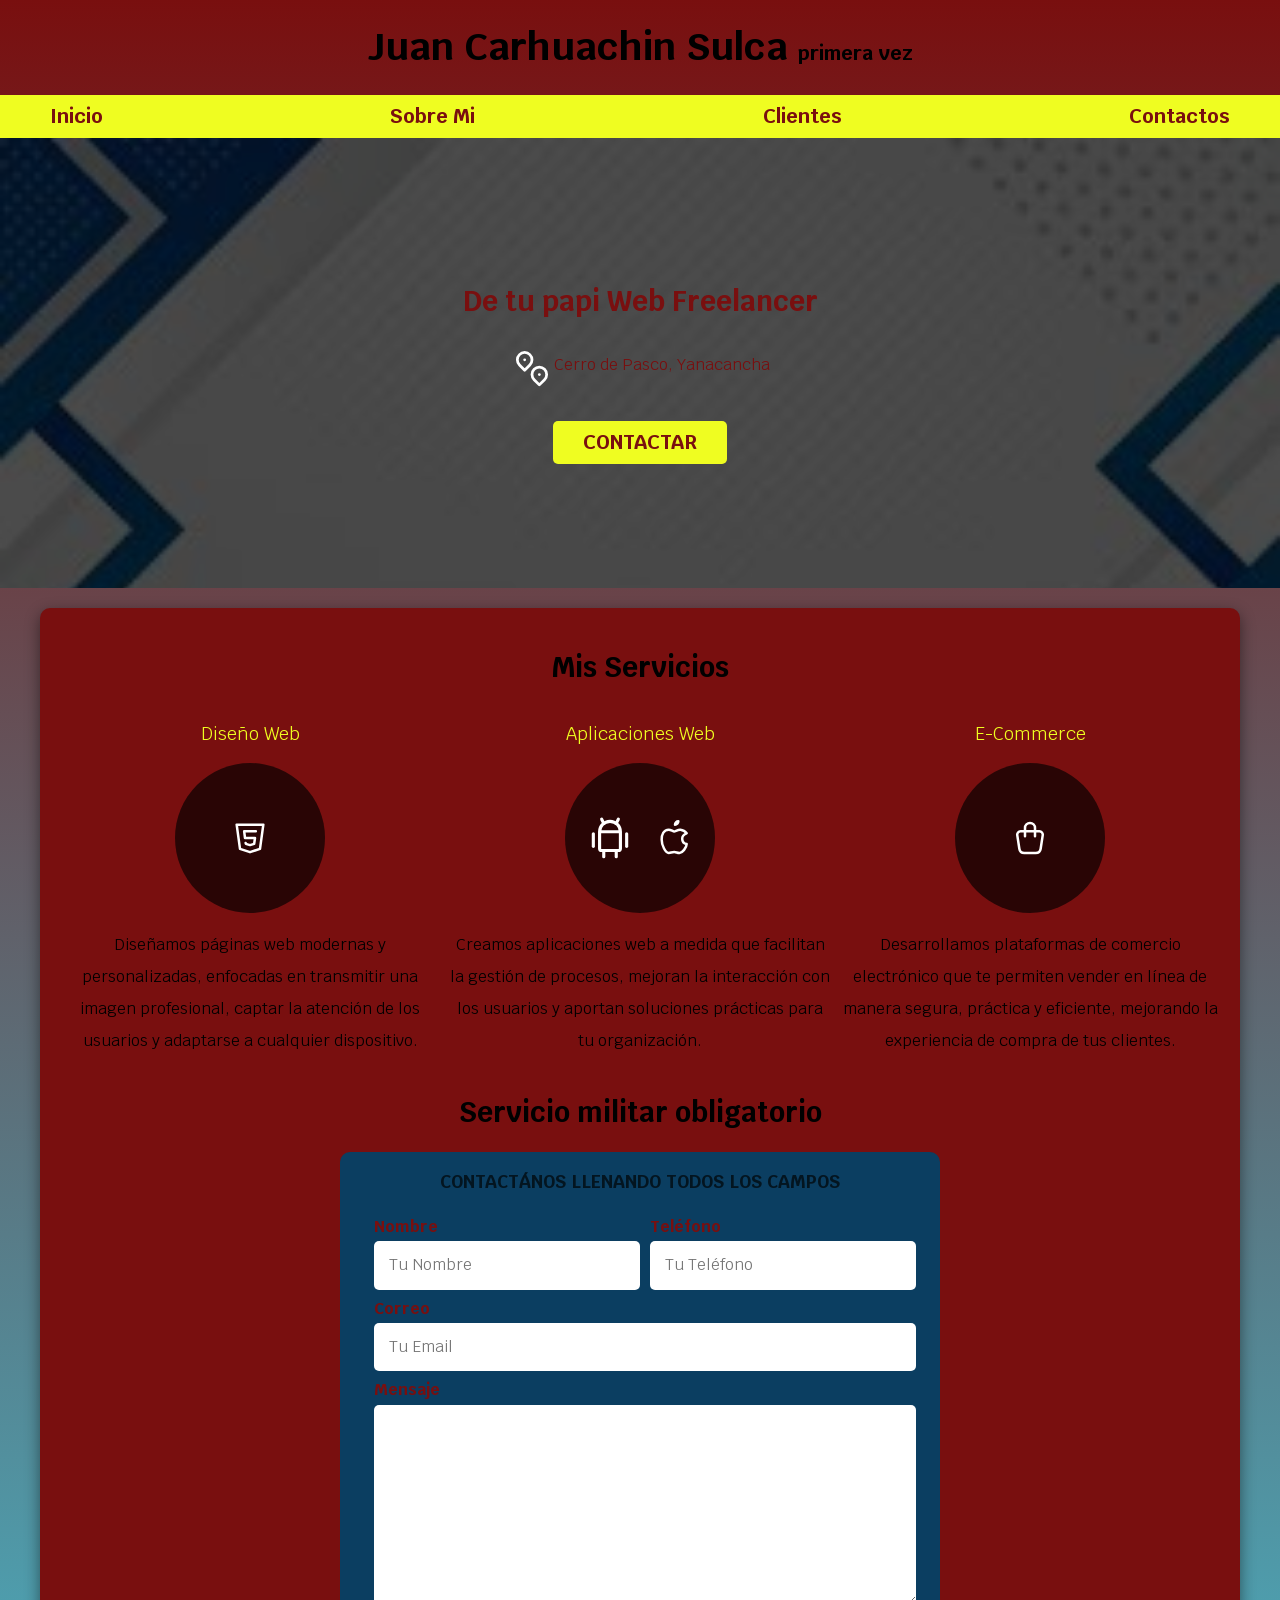
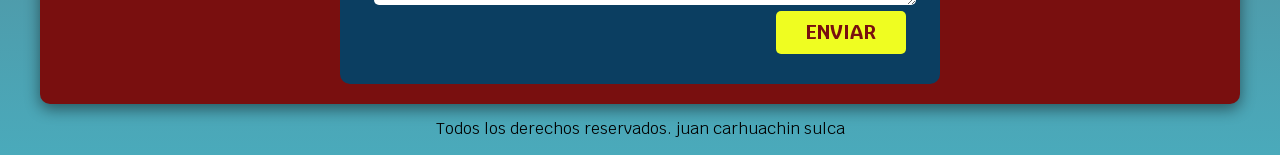
<file: index.html>
<!DOCTYPE html>
<html lang="en">
<head>
    <meta charset="UTF-8">
    <meta name="viewport" content="width=device-width, initial-scale=1.0">
    <title>Diseñador Freelancer</title>
    <link rel="preload" href="css/normalize.css" as="style">
    <link rel="stylesheet" href="css/normalize.css">
    <link href="https://fonts.googleapis.com/css2?family=Krub:wght@400;700&display=swap" rel="stylesheet">
    <link rel="preload" href="css/styles.css" as="style">
    <link href="css/styles.css" rel="stylesheet">
</head>
<body>
    <header>
        <h1 class="titulo">Juan Carhuachin Sulca <span>primera vez</span></h1>
    </header>

    <div class="nav-bg">
        <nav class="navegacion-principal contenedor">
            <a href="inicios.html">Inicio</a>
            <a href="Sobre Mi.html">Sobre Mi</a>
            <a href="Clientes.html">Clientes</a>
            <a href="Contactos.html">Contactos</a>
        </nav>
    </div>
    
    <section class="hero">
        <div class="contenido-hero">
            <h2>De tu papi Web <span> Freelancer</span></h2> 
            <div class="ubicacion">
                <svg xmlns="http://www.w3.org/2000/svg" width="44" height="44" viewBox="0 0 24 24" fill="none" stroke="#ffffff" stroke-width="1.5" stroke-linecap="round" stroke-linejoin="round" class="icon icon-tabler icons-tabler-outline icon-tabler-map-pins"><path stroke="none" d="M0 0h24v24H0z" fill="none"/><path d="M10.828 9.828a4 4 0 1 0 -5.656 0l2.828 2.829l2.828 -2.829" />
                    <path d="M8 7l0 .01" />
                    <path d="M18.828 17.828a4 4 0 1 0 -5.656 0l2.828 2.829l2.828 -2.829" />
                    <path d="M16 15l0 .01" />
                </svg>
                <p>Cerro de Pasco, Yanacancha</p>
            </div>
            <a class="boton" href="#">Contactar</a>
        </div> <!-- .contenido-hero --> 
    </section>
    
    <main class="contenedor sombra">
        <h2>Mis Servicios</h2>

        <div class="servicios">
            <section class="servicio">
                <h3>Diseño Web</h3>
                <div class="iconos">
                    <svg xmlns="http://www.w3.org/2000/svg" width="40" height="40" viewBox="0 0 24 24" fill="none" stroke="#ffffff" stroke-width="1.5" stroke-linecap="round" stroke-linejoin="round" class="icon icon-tabler icons-tabler-outline icon-tabler-brand-html5">
                        <path stroke="none" d="M0 0h24v24H0z" fill="none"/>
                        <path d="M20 4l-2 14.5l-6 2l-6 -2l-2 -14.5l16 0" />
                        <path d="M15.5 8h-7l.5 4h6l-.5 3.5l-2.5 .75l-2.5 -.75l-.1 -.5" />
                    </svg>
                </div>
                <p>Diseñamos páginas web modernas y personalizadas, enfocadas en transmitir una imagen profesional, captar la atención de los usuarios y adaptarse a cualquier dispositivo.</p>
            </section>
        
            <section class="servicio">
                <h3>Aplicaciones Web</h3>
                <div class="iconos">
                    <svg xmlns="http://www.w3.org/2000/svg" width="50" height="50" viewBox="0 0 24 24" fill="none" stroke="#ffffff" stroke-width="1.5" stroke-linecap="round" stroke-linejoin="round" class="icon icon-tabler icons-tabler-outline icon-tabler-brand-android"><path stroke="none" d="M0 0h24v24H0z" fill="none"/><path d="M4 10l0 6" /><path d="M20 10l0 6" /><path d="M7 9h10v8a1 1 0 0 1 -1 1h-8a1 1 0 0 1 -1 -1v-8a5 5 0 0 1 10 0" />
                        <path d="M8 3l1 2" />
                        <path d="M16 3l-1 2" />
                        <path d="M9 18l0 3" />
                        <path d="M15 18l0 3" />
                    </svg>
                    <svg xmlns="http://www.w3.org/2000/svg" width="40" height="40" viewBox="0 0 24 24" fill="none" stroke="#ffffff" stroke-width="1.5" stroke-linecap="round" stroke-linejoin="round" class="icon icon-tabler icons-tabler-outline icon-tabler-brand-apple">
                        <path stroke="none" d="M0 0h24v24H0z" fill="none"/>
                        <path d="M8.286 7.008c-3.216 0 -4.286 3.23 -4.286 5.92c0 3.229 2.143 8.072 4.286 8.072c1.165 -.05 1.799 -.538 3.214 -.538c1.406 0 1.607 .538 3.214 .538s4.286 -3.229 4.286 -5.381c-.03 -.011 -2.649 -.434 -2.679 -3.23c-.02 -2.335 2.589 -3.179 2.679 -3.228c-1.096 -1.606 -3.162 -2.113 -3.75 -2.153c-1.535 -.12 -3.032 1.077 -3.75 1.077c-.729 0 -2.036 -1.077 -3.214 -1.077" />
                        <path d="M12 4a2 2 0 0 0 2 -2a2 2 0 0 0 -2 2" />
                    </svg>
                    
                </div>
                <p>Creamos aplicaciones web a medida que facilitan la gestión de procesos, mejoran la interacción con los usuarios y aportan soluciones prácticas para tu organización.</p>
            </section>

            <section class="servicio">
                <h3>E-Commerce</h3>
                <div class="iconos">
                    <svg xmlns="http://www.w3.org/2000/svg" width="40" height="40" viewBox="0 0 24 24" fill="none" stroke="#ffffff" stroke-width="1.5" stroke-linecap="round" stroke-linejoin="round" class="icon icon-tabler icons-tabler-outline icon-tabler-shopping-bag"><path stroke="none" d="M0 0h24v24H0z" fill="none"/>
                        <path d="M6.331 8h11.339a2 2 0 0 1 1.977 2.304l-1.255 8.152a3 3 0 0 1 -2.966 2.544h-6.852a3 3 0 0 1 -2.965 -2.544l-1.255 -8.152a2 2 0 0 1 1.977 -2.304" />
                        <path d="M9 11v-5a3 3 0 0 1 6 0v5" />
                    </svg>
                </div>
                <p>Desarrollamos plataformas de comercio electrónico que te permiten vender en línea de manera segura, práctica y eficiente, mejorando la experiencia de compra de tus clientes.</p>
            </section>
        </div> <!--.servicios-->
    
        <section>
            <h2>Servicio militar obligatorio</h2>

            <form class="formulario">
                <fieldset>
                    <legend>Contactános llenando todos los campos</legend>

                    <div class="contenedor-campos">
                        <div class="campo">
                            <label>Nombre</label>
                            <input class="input-text" type="text" placeholder="Tu Nombre">
                        </div>

                        <div class="campo">
                        <label>Teléfono</label>
                        <input class="input-text" type="tel" inputmode="numeric" pattern="[0-9]*" placeholder="Tu Teléfono" oninput="this.value = this.value.replace(/[^0-9]/g, '')">
                        </div>

                        <div class="campo">
                            <label>Correo</label>
                            <input class="input-text" type="email" placeholder="Tu Email">
                        </div>
                
                        <div class="campo">
                            <label>Mensaje</label>
                            <textarea class="input-text"></textarea>
                        </div>
                    </div> <!-- .contenedor-campos -->

                    <div class="alinear-derecha flex">
                        <input class="boton w-sm-100" type="submit" value="Enviar">
                    </div>
                </fieldset>
            </form>
        </section>

    </main>
    
    <footer class="footer">
        <p>Todos los derechos reservados. juan carhuachin sulca</p>
    </footer>



</body>
</html>
</file>
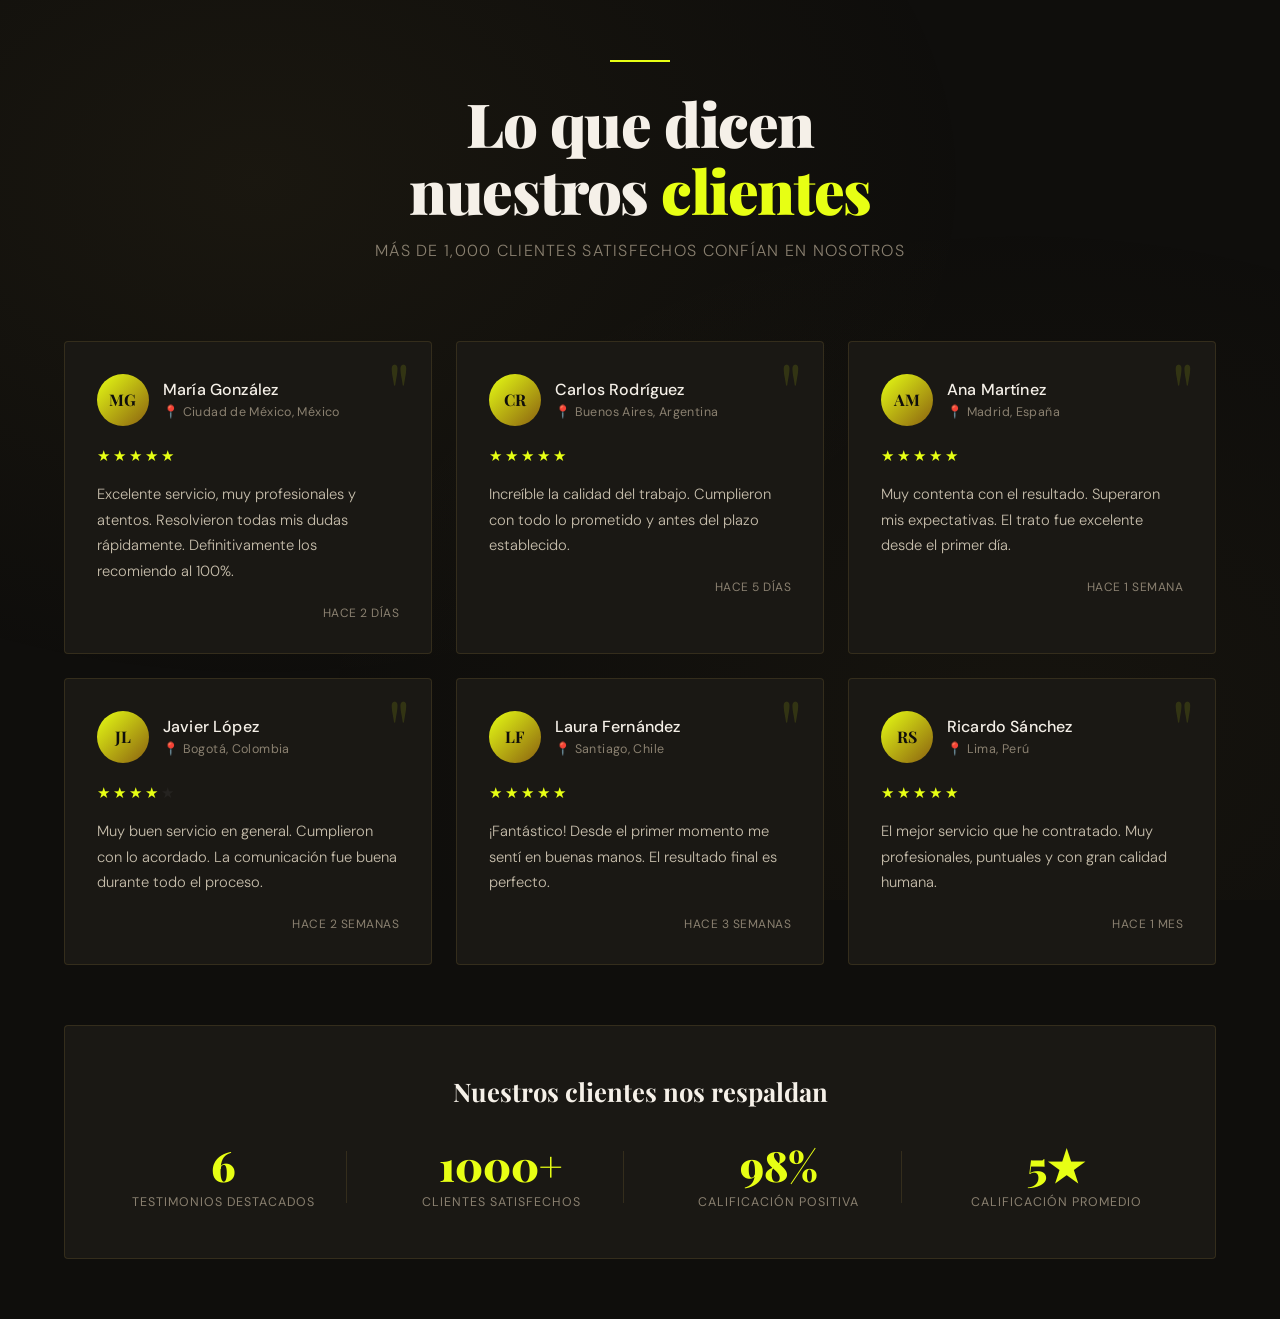
<file: Clientes.html>
<!DOCTYPE html>
<html lang="es">
<head>
    <meta charset="UTF-8">
    <meta name="viewport" content="width=device-width, initial-scale=1.0">
    <title>Testimonios de Clientes</title>
    <link href="https://fonts.googleapis.com/css2?family=Playfair+Display:wght@400;700;900&family=DM+Sans:wght@300;400;500&display=swap" rel="stylesheet">
    <link rel="stylesheet" href="css/clientes.css">
</head>
<body>
    <div class="container">
        <div class="header">
            <h1>Lo que dicen<br>nuestros <span>clientes</span></h1>
            <p>Más de 1,000 clientes satisfechos confían en nosotros</p>
        </div>

        <div class="testimonios-grid">
            <!-- Testimonio 1 -->
            <div class="testimonio-card">
                <div class="quote-icon">"</div>
                <div class="cliente-info">
                    <div class="avatar">MG</div>
                    <div>
                        <div class="cliente-nombre">María González</div>
                        <div class="cliente-ubicacion">📍 Ciudad de México, México</div>
                    </div>
                </div>
                <div class="rating">
                    <span class="star">★</span><span class="star">★</span><span class="star">★</span><span class="star">★</span><span class="star">★</span>
                </div>
                <div class="comentario">
                    Excelente servicio, muy profesionales y atentos. Resolvieron todas mis dudas rápidamente. Definitivamente los recomiendo al 100%.
                </div>
                <div class="fecha">Hace 2 días</div>
            </div>

            <!-- Testimonio 2 -->
            <div class="testimonio-card">
                <div class="quote-icon">"</div>
                <div class="cliente-info">
                    <div class="avatar">CR</div>
                    <div>
                        <div class="cliente-nombre">Carlos Rodríguez</div>
                        <div class="cliente-ubicacion">📍 Buenos Aires, Argentina</div>
                    </div>
                </div>
                <div class="rating">
                    <span class="star">★</span><span class="star">★</span><span class="star">★</span><span class="star">★</span><span class="star">★</span>
                </div>
                <div class="comentario">
                    Increíble la calidad del trabajo. Cumplieron con todo lo prometido y antes del plazo establecido.
                </div>
                <div class="fecha">Hace 5 días</div>
            </div>

            <!-- Testimonio 3 -->
            <div class="testimonio-card">
                <div class="quote-icon">"</div>
                <div class="cliente-info">
                    <div class="avatar">AM</div>
                    <div>
                        <div class="cliente-nombre">Ana Martínez</div>
                        <div class="cliente-ubicacion">📍 Madrid, España</div>
                    </div>
                </div>
                <div class="rating">
                    <span class="star">★</span><span class="star">★</span><span class="star">★</span><span class="star">★</span><span class="star">★</span>
                </div>
                <div class="comentario">
                    Muy contenta con el resultado. Superaron mis expectativas. El trato fue excelente desde el primer día.
                </div>
                <div class="fecha">Hace 1 semana</div>
            </div>

            <!-- Testimonio 4 -->
            <div class="testimonio-card">
                <div class="quote-icon">"</div>
                <div class="cliente-info">
                    <div class="avatar">JL</div>
                    <div>
                        <div class="cliente-nombre">Javier López</div>
                        <div class="cliente-ubicacion">📍 Bogotá, Colombia</div>
                    </div>
                </div>
                <div class="rating">
                    <span class="star">★</span><span class="star">★</span><span class="star">★</span><span class="star">★</span><span class="star-empty">★</span>
                </div>
                <div class="comentario">
                    Muy buen servicio en general. Cumplieron con lo acordado. La comunicación fue buena durante todo el proceso.
                </div>
                <div class="fecha">Hace 2 semanas</div>
            </div>

            <!-- Testimonio 5 -->
            <div class="testimonio-card">
                <div class="quote-icon">"</div>
                <div class="cliente-info">
                    <div class="avatar">LF</div>
                    <div>
                        <div class="cliente-nombre">Laura Fernández</div>
                        <div class="cliente-ubicacion">📍 Santiago, Chile</div>
                    </div>
                </div>
                <div class="rating">
                    <span class="star">★</span><span class="star">★</span><span class="star">★</span><span class="star">★</span><span class="star">★</span>
                </div>
                <div class="comentario">
                    ¡Fantástico! Desde el primer momento me sentí en buenas manos. El resultado final es perfecto.
                </div>
                <div class="fecha">Hace 3 semanas</div>
            </div>

            <!-- Testimonio 6 -->
            <div class="testimonio-card">
                <div class="quote-icon">"</div>
                <div class="cliente-info">
                    <div class="avatar">RS</div>
                    <div>
                        <div class="cliente-nombre">Ricardo Sánchez</div>
                        <div class="cliente-ubicacion">📍 Lima, Perú</div>
                    </div>
                </div>
                <div class="rating">
                    <span class="star">★</span><span class="star">★</span><span class="star">★</span><span class="star">★</span><span class="star">★</span>
                </div>
                <div class="comentario">
                    El mejor servicio que he contratado. Muy profesionales, puntuales y con gran calidad humana.
                </div>
                <div class="fecha">Hace 1 mes</div>
            </div>
        </div>

        <div class="estadisticas">
            <h3>Nuestros clientes nos respaldan</h3>
            <div class="stats-grid">
                <div class="stat-item">
                    <div class="stat-number">6</div>
                    <div class="stat-label">Testimonios destacados</div>
                </div>
                <div class="stat-item">
                    <div class="stat-number">1000+</div>
                    <div class="stat-label">Clientes satisfechos</div>
                </div>
                <div class="stat-item">
                    <div class="stat-number">98%</div>
                    <div class="stat-label">Calificación positiva</div>
                </div>
                <div class="stat-item">
                    <div class="stat-number">5★</div>
                    <div class="stat-label">Calificación promedio</div>
                </div>
            </div>
        </div>
    </div>
</body>
</html>
</file>
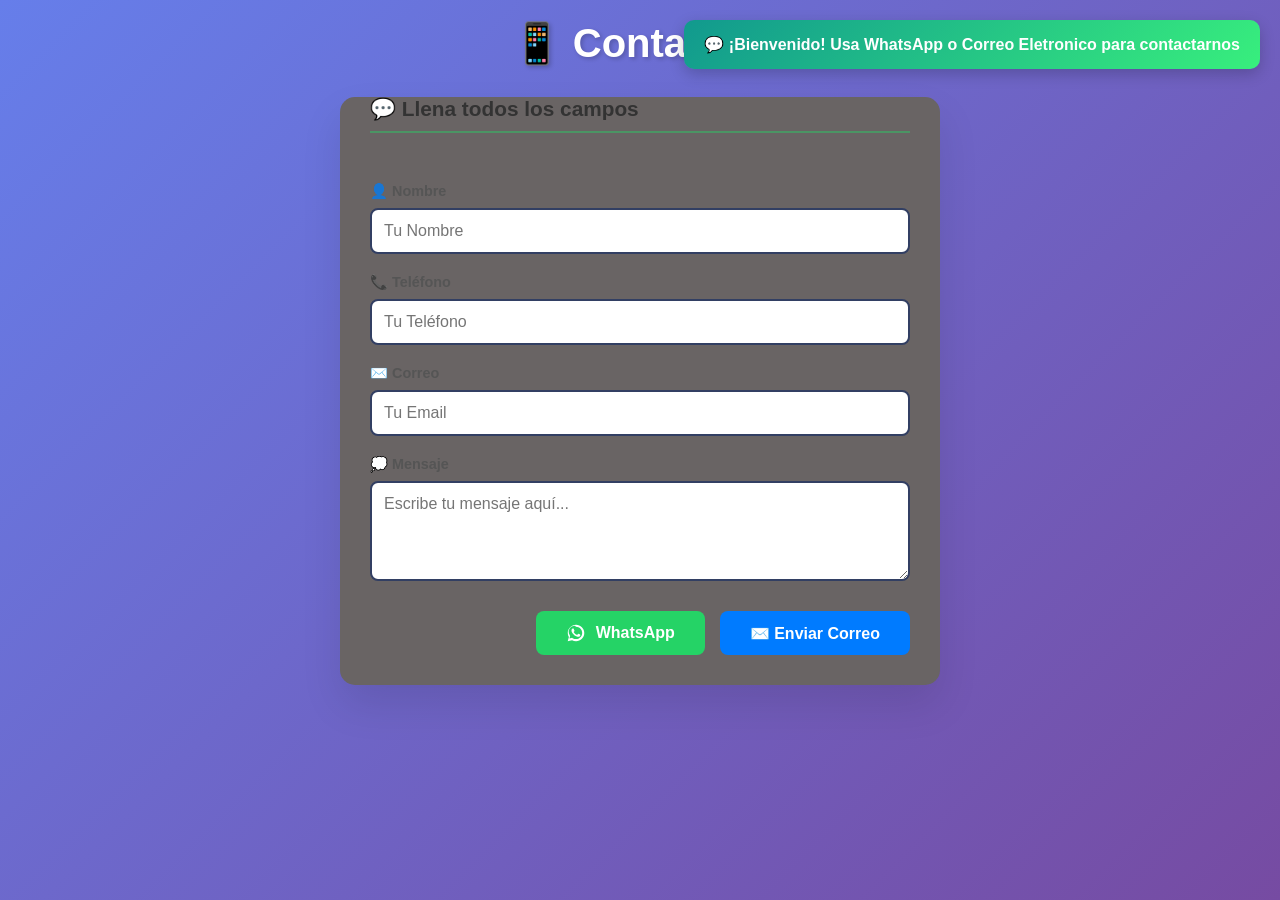
<file: Contactos.html>
<!DOCTYPE html>
<html lang="en">
<head>
    <meta charset="UTF-8">
    <meta name="viewport" content="width=device-width, initial-scale=1.0">
    <title>Formulario de Contacto con WhatsApp</title>
    <style>
        /* Estilos básicos para mejor apariencia */
        * {
            margin: 0;
            padding: 0;
            box-sizing: border-box;
        }

        body {
            font-family: Arial, sans-serif;
            background: linear-gradient(135deg, #667eea 0%, #764ba2 100%);
            min-height: 100vh;
            padding: 20px;
        }

        h1 {
            text-align: center;
            color: white;
            margin-bottom: 30px;
            font-size: 2.5em;
            text-shadow: 2px 2px 4px rgba(0,0,0,0.2);
        }

        .formulario {
            max-width: 600px;
            margin: 0 auto;
            background-color: rgb(105, 100, 100);
            border-radius: 15px;
            box-shadow: 0 20px 40px rgba(0,0,0,0.1);
            overflow: hidden;
            animation: fadeIn 0.5s ease-out;
        }

        @keyframes fadeIn {
            from {
                opacity: 0;
                transform: translateY(20px);
            }
            to {
                opacity: 1;
                transform: translateY(0);
            }
        }

        fieldset {
            border: none;
            padding: 30px;
        }

        legend {
            font-size: 1.3em;
            font-weight: bold;
            color: #333;
            margin-bottom: 20px;
            padding-bottom: 10px;
            border-bottom: 2px solid #25d36570;
            width: 100%;
        }

        .contenedor-campos {
            display: flex;
            flex-direction: column;
            gap: 20px;
            margin-bottom: 30px;
        }

        .campo {
            display: flex;
            flex-direction: column;
            gap: 8px;
        }

        .campo label {
            font-weight: bold;
            color: #555;
            font-size: 0.9em;
        }

        .input-text {
            padding: 12px;
            border: 2px solid #323f63;
            border-radius: 8px;
            font-size: 1em;
            transition: all 0.3s;
        }

        .input-text:focus {
            outline: none;
            border-color: #25D366;
            box-shadow: 0 0 8px rgba(37, 211, 102, 0.3);
        }

        textarea.input-text {
            resize: vertical;
            min-height: 100px;
            font-family: inherit;
        }

        .botones-container {
            display: flex;
            gap: 15px;
            justify-content: flex-end;
            flex-wrap: wrap;
        }

        .boton {
            padding: 12px 30px;
            border: none;
            border-radius: 8px;
            font-size: 1em;
            cursor: pointer;
            transition: all 0.3s;
            font-weight: bold;
            display: inline-flex;
            align-items: center;
            gap: 10px;
        }

        .boton-enviar {
            background-color: #007bff;
            color: white;
        }

        .boton-enviar:hover {
            background-color: #0056b3;
            transform: translateY(-2px);
            box-shadow: 0 5px 15px rgba(0,123,255,0.3);
        }

        .boton-whatsapp {
            background-color: #25D366;
            color: white;
        }

        .boton-whatsapp:hover {
            background-color: #128C7E;
            transform: translateY(-2px);
            box-shadow: 0 5px 15px rgba(37,211,102,0.3);
        }

        .w-sm-100 {
            width: auto;
        }

        /* Responsive */
        @media (max-width: 768px) {
            .formulario {
                margin: 0 10px;
            }
            
            fieldset {
                padding: 20px;
            }

            .botones-container {
                flex-direction: column;
            }
            
            .boton {
                width: 100%;
                justify-content: center;
            }
            
            .w-sm-100 {
                width: 100%;
            }
        }

        /* Mensaje flotante */
        .mensaje-flotante {
            position: fixed;
            top: 20px;
            right: 20px;
            padding: 15px 20px;
            border-radius: 10px;
            color: white;
            font-weight: bold;
            z-index: 1000;
            animation: slideIn 0.3s ease-out;
            display: flex;
            align-items: center;
            gap: 10px;
            box-shadow: 0 5px 15px rgba(0,0,0,0.2);
        }

        .mensaje-exito {
            background: linear-gradient(135deg, #11998e, #38ef7d);
        }

        .mensaje-error {
            background: linear-gradient(135deg, #eb3349, #f45c43);
        }

        .mensaje-whatsapp {
            background: linear-gradient(135deg, #128C7E, #25D366);
        }

        @keyframes slideIn {
            from {
                transform: translateX(100%);
                opacity: 0;
            }
            to {
                transform: translateX(0);
                opacity: 1;
            }
        }

        
        .whatsapp-icon {
            display: inline-block;
            width: 20px;
            height: 20px;
            background-image: url("data:image/svg+xml,%3Csvg xmlns='http://www.w3.org/2000/svg' viewBox='0 0 24 24' fill='white'%3E%3Cpath d='M12.04 2c-5.46 0-9.91 4.45-9.91 9.91 0 1.75.46 3.45 1.32 4.95L2.05 22l5.25-1.38c1.45.79 3.08 1.21 4.74 1.21 5.46 0 9.91-4.45 9.91-9.91 0-5.45-4.45-9.9-9.91-9.9zm-.04 2.5c4.1 0 7.41 3.32 7.41 7.41 0 4.1-3.32 7.41-7.41 7.41-1.43 0-2.81-.41-4.01-1.17l-.71-.42-3.12.82.83-3.04-.45-.73c-.85-1.25-1.3-2.69-1.3-4.17 0-4.09 3.32-7.41 7.41-7.41z'/%3E%3Cpath d='M16.8 13.79c-.26-.13-1.55-.76-1.79-.85-.24-.09-.42-.13-.6.13-.18.26-.71.85-.87 1.02-.16.18-.32.2-.59.07-.26-.13-1.11-.41-2.12-1.31-.78-.7-1.31-1.56-1.46-1.82-.16-.26-.02-.4.12-.53.12-.12.27-.31.41-.47.14-.16.18-.27.27-.45.09-.18.05-.34-.03-.48-.07-.13-.6-1.44-.82-1.97-.21-.52-.43-.45-.59-.46-.15-.01-.33-.01-.5-.01-.18 0-.46.07-.7.32-.24.26-.92.9-.92 2.19 0 1.29.94 2.54 1.07 2.71.13.18 1.84 2.82 4.46 3.96.62.27 1.11.43 1.49.55.63.2 1.2.17 1.65.1.5-.07 1.55-.63 1.77-1.24.22-.61.22-1.13.15-1.24-.07-.11-.26-.18-.52-.31z'/%3E%3C/svg%3E");
            background-size: contain;
            background-repeat: no-repeat;
            background-position: center;
        }
    </style>
</head>
<body>
    <h1>📱 Contactos</h1>
    <form class="formulario" id="formularioContacto">
        <fieldset>
            <legend>💬 Llena todos los campos</legend>

            <div class="contenedor-campos">
                <div class="campo">
                    <label>👤 Nombre</label>
                    <input class="input-text" type="text" placeholder="Tu Nombre" id="nombre" required>
                </div>

                <div class="campo">
                    <label>📞 Teléfono</label>
                    <input class="input-text" type="tel" inputmode="numeric" pattern="[0-9]*" placeholder="Tu Teléfono" id="telefono" oninput="this.value = this.value.replace(/[^0-9]/g, '')">
                </div>

                <div class="campo">
                    <label>✉️ Correo</label>
                    <input class="input-text" type="email" placeholder="Tu Email" id="correo" required>
                </div>

                <div class="campo">
                    <label>💭 Mensaje</label>
                    <textarea class="input-text" placeholder="Escribe tu mensaje aquí..." id="mensaje" required></textarea>
                </div>
            </div> <!-- .contenedor-campos -->

            <div class="botones-container">
                <button type="button" class="boton boton-whatsapp" id="btnWhatsApp">
                    <span class="whatsapp-icon"></span>
                    WhatsApp
                </button>
                <button type="submit" class="boton boton-enviar">
                    ✉️ Enviar Correo
                </button>
            </div>
        </fieldset>
    </form>

    <script>
        // Función para mostrar mensajes flotantes
        function mostrarMensaje(mensaje, tipo) {
            // Eliminar mensaje existente si lo hay
            const mensajeExistente = document.querySelector('.mensaje-flotante');
            if (mensajeExistente) {
                mensajeExistente.remove();
            }

            // Crear nuevo mensaje
            const mensajeDiv = document.createElement('div');
            mensajeDiv.className = `mensaje-flotante mensaje-${tipo}`;
            mensajeDiv.innerHTML = mensaje;
            document.body.appendChild(mensajeDiv);

            // Auto-eliminar después de 3 segundos
            setTimeout(() => {
                mensajeDiv.remove();
            }, 3000);
        }

        // Función para validar el formulario
        function validarFormulario(nombre, correo, mensaje) {
            if (!nombre.trim()) {
                mostrarMensaje('❌ Por favor, ingresa tu nombre', 'error');
                return false;
            }

            if (!correo.trim()) {
                mostrarMensaje('❌ Por favor, ingresa tu correo electrónico', 'error');
                return false;
            }

            // Validar formato de email
            const emailRegex = /^[^\s@]+@[^\s@]+\.[^\s@]+$/;
            if (!emailRegex.test(correo)) {
                mostrarMensaje('❌ Por favor, ingresa un correo electrónico válido', 'error');
                return false;
            }

            if (!mensaje.trim()) {
                mostrarMensaje('❌ Por favor, escribe un mensaje', 'error');
                return false;
            }

            return true;
        }

        // Función para limpiar el formulario
        function limpiarFormulario() {
            document.getElementById('nombre').value = '';
            document.getElementById('telefono').value = '';
            document.getElementById('correo').value = '';
            document.getElementById('mensaje').value = '';
        }

        // Función para enviar por WhatsApp
        function enviarWhatsApp() {
            // Obtener valores
            const nombre = document.getElementById('nombre').value;
            const telefono = document.getElementById('telefono').value;
            const correo = document.getElementById('correo').value;
            const mensaje = document.getElementById('mensaje').value;

            // Validar formulario
            if (!validarFormulario(nombre, correo, mensaje)) {
                return;
            }

            // Número de WhatsApp destino (formato internacional sin +)
            const numeroWhatsApp = '51996110690'; // Cambia este número por el que necesites
            // Formato: código país + número sin espacios ni símbolos
            // Ejemplo: Perú (51) 999 999 999 -> 51999999999

            // Construir el mensaje para WhatsApp
            const mensajeWhatsApp = `*Nuevo mensaje de contacto*

👤 *Nombre:* ${nombre}
📞 *Teléfono:* ${telefono || 'No especificado'}
✉️ *Correo:* ${correo}

💭 *Mensaje:*
${mensaje}

--- 
Mensaje enviado desde el formulario de contacto
📅 Fecha: ${new Date().toLocaleString()}`;

            // Codificar el mensaje para URL
            const mensajeCodificado = encodeURIComponent(mensajeWhatsApp);
            
            // Crear el enlace de WhatsApp
            const whatsappLink = `https://wa.me/${numeroWhatsApp}?text=${mensajeCodificado}`;
            
            // Abrir WhatsApp en una nueva pestaña
            window.open(whatsappLink, '_blank');
            
            // Mostrar mensaje de éxito
            mostrarMensaje('✅ Abriendo WhatsApp...', 'whatsapp');
            
            // Preguntar si desea limpiar el formulario
            setTimeout(() => {
                if (confirm('¿Deseas limpiar el formulario después de enviar el mensaje?')) {
                    limpiarFormulario();
                }
            }, 500);
        }

        // Función para enviar por correo
        function enviarCorreo(e) {
            e.preventDefault(); // Prevenir el envío tradicional del formulario

            // Obtener valores
            const nombre = document.getElementById('nombre').value;
            const telefono = document.getElementById('telefono').value;
            const correo = document.getElementById('correo').value;
            const mensaje = document.getElementById('mensaje').value;

            // Validar formulario
            if (!validarFormulario(nombre, correo, mensaje)) {
                return;
            }

            // Construir el cuerpo del correo
            const asunto = `Contacto de ${nombre}`;
            const cuerpo = `
Nombre: ${nombre}
Teléfono: ${telefono || 'No especificado'}
Correo: ${correo}

Mensaje:
${mensaje}

--- 
Mensaje enviado desde el formulario de contacto
Fecha: ${new Date().toLocaleString()}
            `.trim();

            // Correo destino
            const correoDestino = '71790545@idexpasco.edu.pe';

            // Crear el enlace mailto
            const mailtoLink = `mailto:${correoDestino}?subject=${encodeURIComponent(asunto)}&body=${encodeURIComponent(cuerpo)}`;

            // Intentar abrir el cliente de correo
            try {
                // Abrir el cliente de correo predeterminado
                window.location.href = mailtoLink;
                
                // Mostrar mensaje de éxito
                mostrarMensaje('📧 Abriendo tu cliente de correo...', 'exito');
                
                // Preguntar si desea limpiar el formulario
                setTimeout(() => {
                    if (confirm('¿Deseas limpiar el formulario después de enviar el correo?')) {
                        limpiarFormulario();
                    }
                }, 1000);
                
            } catch (error) {
                mostrarMensaje('❌ Error al abrir el cliente de correo', 'error');
                console.error('Error:', error);
            }
        }

        // Event Listeners
        document.getElementById('btnWhatsApp').addEventListener('click', enviarWhatsApp);
        document.getElementById('formularioContacto').addEventListener('submit', enviarCorreo);

        // Validación en tiempo real para el campo de teléfono
        const telefonoInput = document.getElementById('telefono');
        telefonoInput.addEventListener('input', function(e) {
            this.value = this.value.replace(/[^0-9]/g, '');
            // Limitar longitud a 15 dígitos
            if (this.value.length > 15) {
                this.value = this.value.slice(0, 15);
            }
        });

        // Validación en tiempo real para email
        const emailInput = document.getElementById('correo');
        emailInput.addEventListener('blur', function() {
            const emailRegex = /^[^\s@]+@[^\s@]+\.[^\s@]+$/;
            if (this.value && !emailRegex.test(this.value)) {
                this.style.borderColor = '#dc3545';
                mostrarMensaje('❌ Correo electrónico no válido', 'error');
            } else {
                this.style.borderColor = '#e0e0e0';
            }
        });

        emailInput.addEventListener('input', function() {
            this.style.borderColor = '#e0e0e0';
        });

        // Efecto de animación al cargar la página
        window.addEventListener('load', () => {
            mostrarMensaje('💬 ¡Bienvenido! Usa WhatsApp o Correo Eletronico para contactarnos', 'exito');
        });
    </script>
</body>
</html>
</file>
<file: css/styles.css>
:root {
    --blanco: #790f0f;
    --oscuro: #f86437;
    --primario: #000000a9;
    --secundario: #effd21;
    --gris: #0b3e61;
    --grisClaro: #4aaabb;
}

html {
    font-size: 62.5%;
    box-sizing: border-box; /* Hack para Box Model **/
    scroll-snap-type: y mandatory;
}

.servicios,
.navegacion-principal,
.formulario {
    scroll-snap-align: center;
    scroll-snap-stop: always;
}

*, *:before, *:after {
    box-sizing: inherit;
}
body {
    font-size: 16px; /* 1rem = 10px */
    font-family: 'Krub', sans-serif;
    background-image: linear-gradient(to top, var(--grisClaro) 0%, var(--blanco) 100% );
}
.contenedor {
    max-width: 120rem;
    margin: 0 auto;
}
.boton {
    background-color: var(--secundario);
    color: var(--blanco);
    padding: 1rem 3rem;
    margin-top: 3rem;
    font-size: 2rem;
    text-decoration: none;
    text-transform: uppercase;
    font-weight: bold;
    border-radius: .5rem;
    width: 90%;
    text-align: center;
    border: none;
}
@media (min-width: 768px) {
    .boton {
        width: auto;
    }
}
.boton:hover {
    cursor: pointer;
}

.sombra {
    box-shadow: 0px 5px 15px 0px rgba(0, 0, 0, 0.48);
    background-color: var(--blanco);
    padding: 2rem;
    border-radius: 1rem;
}

/* Tipografia */
h1 {
    font-size: 3.8rem;
}
h2 {
    font-size: 2.8rem;
}
h3 {
    font-size: 1.8rem;
}
h1,h2,h3 {
    text-align: center;
}


/* Titulos */
.titulo span {
    font-size: 2rem;
}

/** Utilidades **/
.w-sm-100 {
    width: 100%;
}
@media (min-width: 768px) {
    .w-sm-100 {
        width: auto;
    }
}
.flex {
    display: flex;
}
.alinear-derecha {
    justify-content: flex-end;
}

/* Navegacion Principal */
.nav-bg {
    background-color: var(--secundario);
}
.navegacion-principal {
    display: flex;
    flex-direction: column;
}
@media (min-width: 768px) {
    .navegacion-principal {
        flex-direction: row;
        justify-content: space-between;
    }
}

.navegacion-principal a {
    display: block;
    text-align: center;
    color: var(--blanco);
    text-decoration: none;
    font-size: 2rem;
    font-weight: 700;
    padding: 1rem;
}
.navegacion-principal a:hover {
    background-color: var(--primario);
    color: var(--oscuro);
}

/* Hero */
.hero {
    background-image: url(../img/heroic.jpg);
    background-repeat: no-repeat;
    background-size: cover;
    height: 450px;
    position: relative;
    margin-bottom: 2rem;
}
.contenido-hero {
    position: absolute;
    background-color: rgba( 0,0,0, .7 ); /** Anterior **/
    background-color: rgb( 0 0 0 / 70% );
    width: 100%;
    height: 100%;

    display: flex;
    flex-direction: column;
    align-items: center;
    justify-content: center;

}
.contenido-hero h2, 
.contenido-hero p {
    color: var(--blanco);
}
.contenido-hero .ubicacion {
    display: flex;
    align-items: flex-end;
}



/** Servicios **/
@media (min-width: 768px) {
    .servicios {
        display: grid;
        grid-template-columns: repeat(3, 1fr);
        column-gap: 1rem;
    }
}

.servicio {
    display: flex;
    flex-direction: column;
    align-items: center;
}
.servicio h3 {
    color: var(--secundario);
    font-weight: normal;
}
.servicio p {
    line-height: 2;
    text-align: center;
}
.servicio .iconos {
    height: 15rem;
    width: 15rem;
    background-color: var(--primario);
    border-radius: 50%;
    display: flex;
    justify-content: space-evenly;
    align-items: center;
}

/** Contacto **/
.formulario {
    background-color: var(--gris);
    width: min( 60rem, 100% ); /** Utilizar el valor más pequeño **/
    margin: 0 auto;
    padding: 2rem;
    border-radius: 1rem;
}

.formulario fieldset {
    border: none;
}
.formulario legend {
    text-align: center;
    font-size: 1.8rem;
    text-transform: uppercase;
    font-weight: 700;
    margin-bottom: 2rem;
    color: var(--primario);
}

@media (min-width: 768px) {
    .contenedor-campos {
        display: grid;
        grid-template-columns: 50% 50%;
        grid-template-rows: auto auto 20rem ;
        column-gap: 1rem;
    }

    .campo:nth-child(3),
    .campo:nth-child(4) {
        grid-column: 1 / 3;
    }
}
.campo {
    margin-bottom: 1rem;
}
.campo label {
    color: var(--blanco);
    font-weight: bold;
    margin-bottom: .5rem;
    display: block;
}
.campo textarea {
    height: 20rem;
}

.input-text {
    width: 100%;
    border: none;
    padding: 1.5rem;
    border-radius: .5rem;
}

/** Footer **/
.footer {
    text-align: center;
}
</file>
<file: css/clientes.css>
/* ===== RESET & BASE ===== */
*, *::before, *::after {
    box-sizing: border-box;
    margin: 0;
    padding: 0;
}

/* ===== VARIABLES ===== */
:root {
    --gold: #e7ff14;
    --gold-light: #e8c97e;
    --dark: #0f0e0c;
    --dark-2: #1a1814;
    --dark-3: #252320;
    --cream: #f5f0e8;
    --text-muted: #8a8070;
}

/* ===== BODY ===== */
body {
    background-color: var(--dark);
    color: var(--cream);
    font-family: 'DM Sans', sans-serif;
    min-height: 100vh;
    overflow-x: hidden;
}

body::before {
    content: '';
    position: fixed;
    inset: 0;
    background-image:
        radial-gradient(ellipse at 20% 20%, rgba(201,168,76,0.06) 0%, transparent 50%),
        radial-gradient(ellipse at 80% 80%, rgba(201,168,76,0.04) 0%, transparent 50%);
    pointer-events: none;
    z-index: 0;
}

/* ===== CONTAINER ===== */
.container {
    max-width: 1200px;
    margin: 0 auto;
    padding: 60px 24px;
    position: relative;
    z-index: 1;
}

/* ===== HEADER ===== */
.header {
    text-align: center;
    margin-bottom: 80px;
    position: relative;
}

.header::before {
    content: '';
    display: block;
    width: 60px;
    height: 2px;
    background: var(--gold);
    margin: 0 auto 28px;
}

.header h1 {
    font-family: 'Playfair Display', serif;
    font-size: clamp(2.2rem, 5vw, 3.8rem);
    font-weight: 900;
    color: var(--cream);
    letter-spacing: -0.02em;
    line-height: 1.1;
    margin-bottom: 16px;
}

.header h1 span {
    color: var(--gold);
}

.header p {
    font-size: 1rem;
    color: var(--text-muted);
    letter-spacing: 0.08em;
    text-transform: uppercase;
    font-weight: 300;
}

/* ===== GRID ===== */
.testimonios-grid {
    display: grid;
    grid-template-columns: repeat(auto-fit, minmax(340px, 1fr));
    gap: 24px;
    margin-bottom: 60px;
}

/* ===== CARD ===== */
.testimonio-card {
    background: var(--dark-2);
    border: 1px solid rgba(201,168,76,0.15);
    border-radius: 4px;
    padding: 32px;
    position: relative;
    transition: transform 0.35s ease, border-color 0.35s ease, box-shadow 0.35s ease;
    overflow: hidden;
    animation: fadeUp 0.5s ease both;
}

.testimonio-card::after {
    content: '';
    position: absolute;
    bottom: 0;
    left: 0;
    right: 0;
    height: 2px;
    background: linear-gradient(90deg, transparent, var(--gold), transparent);
    transform: scaleX(0);
    transition: transform 0.4s ease;
}

.testimonio-card:hover {
    transform: translateY(-6px);
    border-color: rgba(201,168,76,0.4);
    box-shadow: 0 20px 50px rgba(0,0,0,0.5);
}

.testimonio-card:hover::after {
    transform: scaleX(1);
}

/* Staggered animation delays */
.testimonio-card:nth-child(1) { animation-delay: 0.05s; }
.testimonio-card:nth-child(2) { animation-delay: 0.12s; }
.testimonio-card:nth-child(3) { animation-delay: 0.19s; }
.testimonio-card:nth-child(4) { animation-delay: 0.26s; }
.testimonio-card:nth-child(5) { animation-delay: 0.33s; }
.testimonio-card:nth-child(6) { animation-delay: 0.40s; }

/* ===== QUOTE ICON ===== */
.quote-icon {
    font-family: 'Playfair Display', serif;
    font-size: 80px;
    color: var(--gold);
    opacity: 0.12;
    position: absolute;
    top: 8px;
    right: 20px;
    line-height: 1;
    pointer-events: none;
}

/* ===== CLIENT INFO ===== */
.cliente-info {
    display: flex;
    align-items: center;
    gap: 14px;
    margin-bottom: 20px;
}

.avatar {
    width: 52px;
    height: 52px;
    border-radius: 50%;
    background: linear-gradient(135deg, var(--gold), #8a6010);
    display: flex;
    align-items: center;
    justify-content: center;
    font-family: 'Playfair Display', serif;
    font-size: 1rem;
    font-weight: 700;
    color: var(--dark);
    flex-shrink: 0;
    letter-spacing: 0.02em;
}

.cliente-nombre {
    font-size: 1rem;
    font-weight: 500;
    color: var(--cream);
    margin-bottom: 4px;
    letter-spacing: 0.01em;
}

.cliente-ubicacion {
    font-size: 0.78rem;
    color: var(--text-muted);
    letter-spacing: 0.03em;
}

/* ===== RATING ===== */
.rating {
    margin-bottom: 16px;
    display: flex;
    gap: 3px;
}

.star {
    color: var(--gold);
    font-size: 15px;
}

.star-empty {
    color: var(--dark-3);
    font-size: 15px;
}

/* ===== COMMENT ===== */
.comentario {
    color: #c8bfad;
    line-height: 1.75;
    font-size: 0.92rem;
    font-weight: 300;
}

/* ===== DATE ===== */
.fecha {
    margin-top: 20px;
    font-size: 0.75rem;
    color: var(--text-muted);
    text-align: right;
    letter-spacing: 0.04em;
    text-transform: uppercase;
}

/* ===== STATS ===== */
.estadisticas {
    background: var(--dark-2);
    border: 1px solid rgba(201,168,76,0.15);
    border-radius: 4px;
    padding: 48px 36px;
    text-align: center;
}

.estadisticas h3 {
    font-family: 'Playfair Display', serif;
    font-size: 1.6rem;
    color: var(--cream);
    margin-bottom: 36px;
    font-weight: 700;
}

.stats-grid {
    display: grid;
    grid-template-columns: repeat(auto-fit, minmax(160px, 1fr));
    gap: 32px;
}

.stat-item {
    position: relative;
}

.stat-item:not(:last-child)::after {
    content: '';
    position: absolute;
    right: 0;
    top: 10%;
    bottom: 10%;
    width: 1px;
    background: rgba(201,168,76,0.15);
}

.stat-number {
    font-family: 'Playfair Display', serif;
    font-size: 2.6rem;
    font-weight: 900;
    color: var(--gold);
    line-height: 1;
    margin-bottom: 8px;
}

.stat-label {
    font-size: 0.78rem;
    color: var(--text-muted);
    text-transform: uppercase;
    letter-spacing: 0.08em;
}

/* ===== ANIMATION ===== */
@keyframes fadeUp {
    from {
        opacity: 0;
        transform: translateY(24px);
    }
    to {
        opacity: 1;
        transform: translateY(0);
    }
}

/* ===== RESPONSIVE ===== */
@media (max-width: 768px) {
    .testimonios-grid {
        grid-template-columns: 1fr;
    }

    .stat-item::after {
        display: none;
    }

    .header h1 {
        font-size: 2rem;
    }
}
</file>
